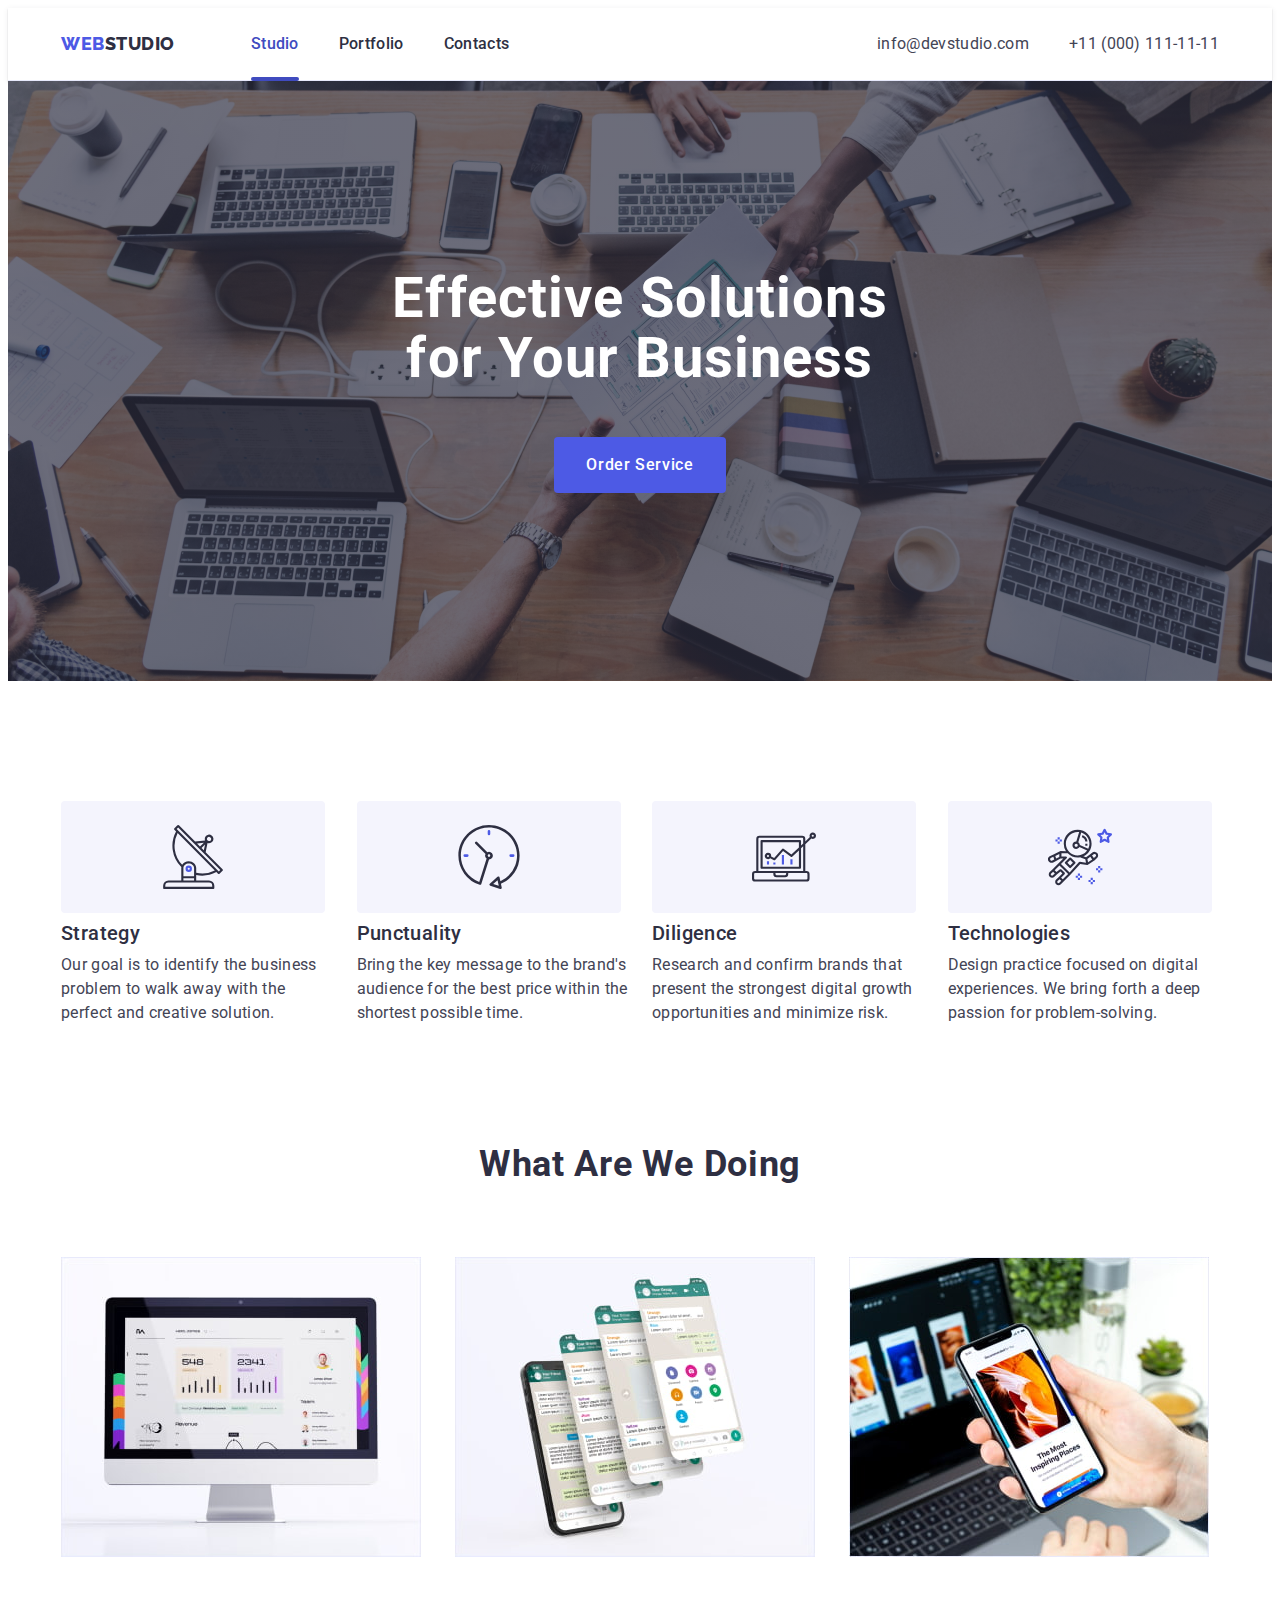
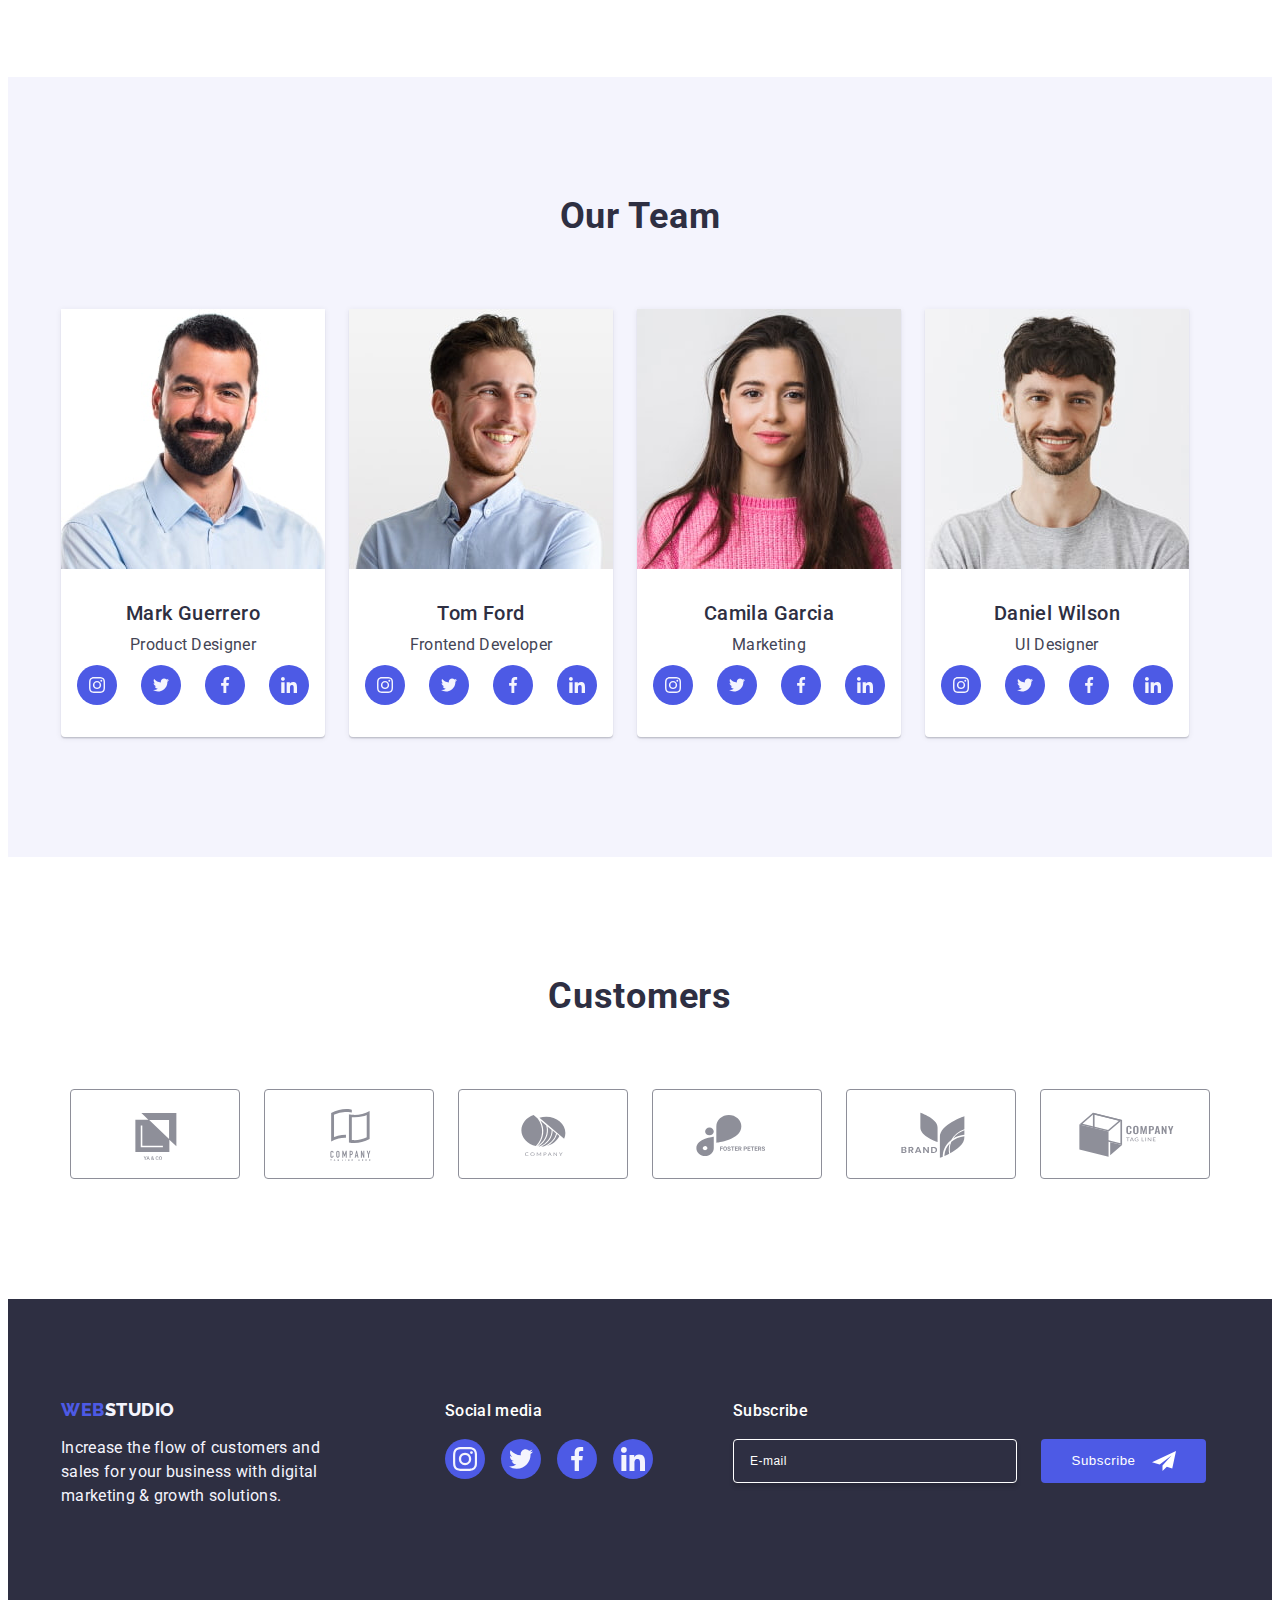
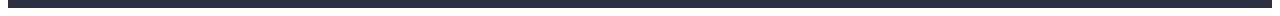
<file: index.html>
<!DOCTYPE html>
<html lang="en">
  <head>
    <meta charset="UTF-8" />
    <meta http-equiv="X-UA-Compatible" content="IE=edge" />
    <meta name="viewport" content="width=device-width, initial-scale=1.0" />
    <link rel="preconnect" href="https://fonts.googleapis.com" />
    <link rel="preconnect" href="https://fonts.gstatic.com" crossorigin />
    <link
      href="https://fonts.googleapis.com/css2?family=Raleway:wght@800&family=Roboto:wght@400;500;700;900&display=swap"
      rel="stylesheet"
    />
    <title>Webstudio</title>
    <link
      rel="stylesheet"
      href="https://cdnjs.cloudflare.com/ajax/libs/modern-normalize/2.0.0/modern-normalize.min.css"
      integrity="sha512-4xo8blKMVCiXpTaLzQSLSw3KFOVPWhm/TRtuPVc4WG6kUgjH6J03IBuG7JZPkcWMxJ5huwaBpOpnwYElP/m6wg=="
      crossorigin="anonymous"
      referrerpolicy="no-referrer"
    />
    <link rel="stylesheet" href="./css/styles.css" />
  </head>
  <body>
    <header class="header">
      <div class="header-container container">
        <nav class="header-nav">
          <a class="header-logo link" href="./index.html"
            >Web<span class="header-logo-dark">Studio</span></a
          >
          <ul class="header-list list">
            <li>
              <a class="header-list-item link current" href="./index.html"
                >Studio</a
              >
            </li>
            <li>
              <a class="header-list-item link" href="./portfolio.html"
                >Portfolio</a
              >
            </li>
            <li>
              <a class="header-list-item link" href="">Contacts</a>
            </li>
          </ul>
        </nav>
        <address class="address">
          <ul class="address-list list">
            <li>
              <a class="address-list-item link" href="mailto:info@devstudio.com"
                >info@devstudio.com</a
              >
            </li>
            <li>
              <a class="address-list-item link" href="tel:+110001111111"
                >+11 (000) 111-11-11</a
              >
            </li>
          </ul>
        </address>
      </div>
    </header>
    <main>
      <!-- Hero section -->
      <section class="hero-section">
        <div class="hero-container container">
          <h1 class="hero-title">Effective Solutions for Your Business</h1>
          <button class="hero-button" type="button" data-modal-open>
            Order Service
          </button>
        </div>
      </section>
      <!-- Section 1 - Benefits -->
      <section class="benefits-section">
        <div class="benefits-container container">
          <h2 class="benefits-title visually-hidden">Benefits</h2>
          <ul class="benefits-list list">
            <li class="benefits-list-item">
              <div class="benefits-icon-wrapper">
                <svg class="icon-antenna" width="64" height="64">
                  <use href="./images/icons.svg#icon-antenna"></use>
                </svg>
              </div>
              <h3 class="benefits-subtitle">Strategy</h3>
              <p class="benefits-text">
                Our goal is to identify the business problem to walk away with
                the perfect and creative solution.
              </p>
            </li>
            <li class="benefits-list-item">
              <div class="benefits-icon-wrapper">
                <svg class="icon-clock" width="64" height="64">
                  <use href="./images/icons.svg#icon-clock"></use>
                </svg>
              </div>
              <h3 class="benefits-subtitle">Punctuality</h3>
              <p class="benefits-text">
                Bring the key message to the brand's audience for the best price
                within the shortest possible time.
              </p>
            </li>
            <li class="benefits-list-item">
              <div class="benefits-icon-wrapper">
                <svg class="icon-diagram" width="64" height="64">
                  <use href="./images/icons.svg#icon-diagram"></use>
                </svg>
              </div>
              <h3 class="benefits-subtitle">Diligence</h3>
              <p class="benefits-text">
                Research and confirm brands that present the strongest digital
                growth opportunities and minimize risk.
              </p>
            </li>
            <li class="benefits-list-item">
              <div class="benefits-icon-wrapper">
                <svg class="icon-astronaut" width="64" height="64">
                  <use href="./images/icons.svg#icon-astronaut"></use>
                </svg>
              </div>
              <h3 class="benefits-subtitle">Technologies</h3>
              <p class="benefits-text">
                Design practice focused on digital experiences. We bring forth a
                deep passion for problem-solving.
              </p>
            </li>
          </ul>
        </div>
      </section>
      <!-- Section 2 - Occupation -->
      <section class="occupation-section">
        <div class="container">
          <h2 class="occupation-title">What are we doing</h2>
          <ul class="occupation-list list">
            <li class="occupation-list-item">
              <img
                src="./images/main-section-1/img-1.jpg"
                alt="Монітор комп'ютера з зображенням сайту"
                class="occupation-img"
                width="360"
              />
            </li>
            <li class="occupation-list-item">
              <img
                src="./images/main-section-1/img-2.jpg"
                alt="Мессенджер на екрані телефону"
                class="occupation-img"
                width="360"
              />
            </li>
            <li class="occupation-list-item">
              <img
                src="./images/main-section-1/img-3.jpg"
                alt="Телефон та ноутбук із зображенням дизайну додатку"
                class="occupation-img"
                width="360"
              />
            </li>
          </ul>
        </div>
      </section>
      <!-- Section 3 - Team-->
      <section class="team-section">
        <div class="container">
          <h2 class="team-title">Our Team</h2>
          <ul class="team-list list">
            <li class="team-list-item">
              <img
                src="./images/main-section-2/img-3.jpg"
                alt="Хлопець брюнет з бородою у сорочці"
                class="team-img"
                width="264"
              />
              <div class="team-card-content">
                <h3 class="team-subtitle">Mark Guerrero</h3>
                <p class="team-text">Product Designer</p>
                <ul class="team-card-socials-list list">
                  <li class="team-card-socials-item">
                    <a
                      class="team-card-socials-link link"
                      href="https://www.instagram.com/"
                    >
                      <svg class="team-social-icon" width="16" height="16">
                        <use href="./images/icons.svg#icon-instagram"></use>
                      </svg>
                    </a>
                  </li>
                  <li class="team-card-socials-item">
                    <a
                      class="team-card-socials-link link"
                      href="https://twitter.com/"
                    >
                      <svg class="team-social-icon" width="16" height="16">
                        <use href="./images/icons.svg#icon-twitter"></use>
                      </svg>
                    </a>
                  </li>
                  <li class="team-card-socials-item">
                    <a
                      class="team-card-socials-link link"
                      href="https://www.facebook.com/"
                    >
                      <svg class="team-social-icon" width="16" height="16">
                        <use href="./images/icons.svg#icon-facebook"></use>
                      </svg>
                    </a>
                  </li>
                  <li class="team-card-socials-item">
                    <a
                      class="team-card-socials-link link"
                      href="https://www.linkedin.com/"
                    >
                      <svg class="team-social-icon" width="16" height="16">
                        <use href="./images/icons.svg#icon-linkedin"></use>
                      </svg>
                    </a>
                  </li>
                </ul>
              </div>
            </li>
            <li class="team-list-item">
              <img
                src="./images/main-section-2/img-2.jpg"
                alt="Усміхнений хлопець шатен"
                class="team-img"
                width="264"
              />
              <div class="team-card-content">
                <h3 class="team-subtitle">Tom Ford</h3>
                <p class="team-text">Frontend Developer</p>
                <ul class="team-card-socials-list list">
                  <li class="team-card-socials-item">
                    <a
                      class="team-card-socials-link link"
                      href="https://www.instagram.com/"
                    >
                      <svg class="team-social-icon" width="16" height="16">
                        <use href="./images/icons.svg#icon-instagram"></use>
                      </svg>
                    </a>
                  </li>
                  <li class="team-card-socials-item">
                    <a
                      class="team-card-socials-link link"
                      href="https://twitter.com/"
                    >
                      <svg class="team-social-icon" width="16" height="16">
                        <use href="./images/icons.svg#icon-twitter"></use>
                      </svg>
                    </a>
                  </li>
                  <li class="team-card-socials-item">
                    <a
                      class="team-card-socials-link link"
                      href="https://www.facebook.com/"
                    >
                      <svg class="team-social-icon" width="16" height="16">
                        <use href="./images/icons.svg#icon-facebook"></use>
                      </svg>
                    </a>
                  </li>
                  <li class="team-card-socials-item">
                    <a
                      class="team-card-socials-link link"
                      href="https://www.linkedin.com/"
                    >
                      <svg class="team-social-icon" width="16" height="16">
                        <use href="./images/icons.svg#icon-linkedin"></use>
                      </svg>
                    </a>
                  </li>
                </ul>
              </div>
            </li>
            <li class="team-list-item">
              <img
                src="./images/main-section-2/img-1.jpg"
                alt="Дівчина з довгим волоссям"
                class="team-img"
                width="264"
              />
              <div class="team-card-content">
                <h3 class="team-subtitle">Camila Garcia</h3>
                <p class="team-text">Marketing</p>
                <ul class="team-card-socials-list list">
                  <li class="team-card-socials-item">
                    <a
                      class="team-card-socials-link link"
                      href="https://www.instagram.com/"
                    >
                      <svg class="team-social-icon" width="16" height="16">
                        <use href="./images/icons.svg#icon-instagram"></use>
                      </svg>
                    </a>
                  </li>
                  <li class="team-card-socials-item">
                    <a
                      class="team-card-socials-link link"
                      href="https://twitter.com/"
                    >
                      <svg class="team-social-icon" width="16" height="16">
                        <use href="./images/icons.svg#icon-twitter"></use>
                      </svg>
                    </a>
                  </li>
                  <li class="team-card-socials-item">
                    <a
                      class="team-card-socials-link link"
                      href="https://www.facebook.com/"
                    >
                      <svg class="team-social-icon" width="16" height="16">
                        <use href="./images/icons.svg#icon-facebook"></use>
                      </svg>
                    </a>
                  </li>
                  <li class="team-card-socials-item">
                    <a
                      class="team-card-socials-link link"
                      href="https://www.linkedin.com/"
                    >
                      <svg class="team-social-icon" width="16" height="16">
                        <use href="./images/icons.svg#icon-linkedin"></use>
                      </svg>
                    </a>
                  </li>
                </ul>
              </div>
            </li>
            <li class="team-list-item">
              <img
                src="./images/main-section-2/img.jpg"
                alt="Хлопець у сірій футболці"
                class="team-img"
                width="264"
              />
              <div class="team-card-content">
                <h3 class="team-subtitle">Daniel Wilson</h3>
                <p class="team-text">UI Designer</p>
                <ul class="team-card-socials-list list">
                  <li class="team-card-socials-item">
                    <a
                      class="team-card-socials-link link"
                      href="https://www.instagram.com/"
                    >
                      <svg class="team-social-icon" width="16" height="16">
                        <use href="./images/icons.svg#icon-instagram"></use>
                      </svg>
                    </a>
                  </li>
                  <li class="team-card-socials-item">
                    <a
                      class="team-card-socials-link link"
                      href="https://twitter.com/"
                    >
                      <svg class="team-social-icon" width="16" height="16">
                        <use href="./images/icons.svg#icon-twitter"></use>
                      </svg>
                    </a>
                  </li>
                  <li class="team-card-socials-item">
                    <a
                      class="team-card-socials-link link"
                      href="https://www.facebook.com/"
                    >
                      <svg class="team-social-icon" width="16" height="16">
                        <use href="./images/icons.svg#icon-facebook"></use>
                      </svg>
                    </a>
                  </li>
                  <li class="team-card-socials-item">
                    <a
                      class="team-card-socials-link link"
                      href="https://www.linkedin.com/"
                    >
                      <svg class="team-social-icon" width="16" height="16">
                        <use href="./images/icons.svg#icon-linkedin"></use>
                      </svg>
                    </a>
                  </li>
                </ul>
              </div>
            </li>
          </ul>
        </div>
      </section>
      <!-- Clients section -->
      <section class="clients-section">
        <div class="container">
          <h2 class="clients-title">Customers</h2>
          <ul class="clients-list list">
            <li class="clients-list-item">
              <a class="clients-list-link link" href="">
                <svg class="clients-icon" width="104" height="56">
                  <use href="./images/icons.svg#icon-logo-1"></use>
                </svg>
              </a>
            </li>
            <li class="clients-list-item">
              <a href="" class="clients-list-link link">
                <svg class="clients-icon" width="104" height="56">
                  <use href="./images/icons.svg#icon-logo-2"></use>
                </svg>
              </a>
            </li>
            <li class="clients-list-item">
              <a href="" class="clients-list-link link">
                <svg class="clients-icon" width="104" height="56">
                  <use href="./images/icons.svg#icon-logo-3"></use>
                </svg>
              </a>
            </li>
            <li class="clients-list-item">
              <a href="" class="clients-list-link link">
                <svg class="clients-icon" width="104" height="56">
                  <use href="./images/icons.svg#icon-logo-4"></use>
                </svg>
              </a>
            </li>
            <li class="clients-list-item">
              <a href="" class="clients-list-link link">
                <svg class="clients-icon" width="104" height="56">
                  <use href="./images/icons.svg#icon-logo-5"></use>
                </svg>
              </a>
            </li>
            <li class="clients-list-item">
              <a href="" class="clients-list-link link">
                <svg class="clients-icon" width="104" height="56">
                  <use href="./images/icons.svg#icon-logo-6"></use>
                </svg>
              </a>
            </li>
          </ul>
        </div>
      </section>
    </main>
    <footer class="footer">
      <div class="footer-container container">
        <div class="footer-content-container">
          <a class="footer-logo link" href="./index.html"
            >Web<span class="footer-logo-light">Studio</span></a
          >
          <p class="footer-text">
            Increase the flow of customers and sales for your business with
            digital marketing & growth solutions.
          </p>
        </div>
        <div class="footer-socials-container">
          <p class="footer-socials-title">Social media</p>
          <ul class="footer-socials-list list">
            <li class="footer-socials-list-item">
              <a
                class="footer-socials-link link"
                href="https://www.instagram.com/"
              >
                <svg class="footer-socials-icon" width="24" height="24">
                  <use href="./images/icons.svg#icon-instagram"></use>
                </svg>
              </a>
            </li>
            <li class="footer-socials-list-item">
              <a class="footer-socials-link link" href="https://twitter.com/">
                <svg class="footer-socials-icon" width="24" height="24">
                  <use href="./images/icons.svg#icon-twitter"></use>
                </svg>
              </a>
            </li>
            <li class="footer-socials-list-item">
              <a
                class="footer-socials-link link"
                href="https://www.facebook.com/"
              >
                <svg class="footer-socials-icon" width="24" height="24">
                  <use href="./images/icons.svg#icon-facebook"></use>
                </svg>
              </a>
            </li>
            <li class="footer-socials-list-item">
              <a
                class="footer-socials-link link"
                href="https://www.linkedin.com/"
              >
                <svg class="footer-socials-icon" width="24" height="24">
                  <use href="./images/icons.svg#icon-linkedin"></use>
                </svg>
              </a>
            </li>
          </ul>
        </div>
        <div class="footer-form-container">
          <p class="footer-form-header">Subscribe</p>
          <form class="footer-form">
            <label class="footer-form-label" for="subscribe-email">
              <input
                class="footer-form-input"
                type="email"
                name="subscribe-email"
                placeholder="E-mail"
                id="subscribe-email"
              />
            </label>

            <button class="footer-form-button" type="submit">
              Subscribe
              <svg class="footer-button-icon" width="24" height="24">
                <use href="./images/icons.svg#icon-subscribe"></use>
              </svg>
            </button>
          </form>
        </div>
      </div>
    </footer>

    <!-- Modal window -->
    <div class="backdrop is-hidden" data-modal>
      <div class="modal">
        <button type="button" class="modal-button" data-modal-close>
          <svg class="modal-button-icon" width="8" height="8">
            <use href="./images/icons.svg#icon-close"></use>
          </svg>
        </button>

        <p class="modal-caption">
          Leave your contacts and we will call you back
        </p>

        <form class="modal-form" name="order-service-form">
          <div class="modal-form-input-wrapper">
            <label class="modal-form-label" for="user-name">Name</label>
            <div class="modal-form-field">
              <input
                class="modal-form-input"
                type="text"
                name="user-name"
                id="user-name"
                placeholder=""
              />
              <svg class="modal-input-icon" width="18" height="24">
                <use href="./images/icons.svg#icon-person"></use>
              </svg>
            </div>
          </div>
          <div class="modal-form-input-wrapper">
            <label class="modal-form-label" for="user-phone">Phone</label>
            <div class="modal-form-field">
              <input
                class="modal-form-input"
                type="tel"
                name="user-phone"
                id="user-phone"
                placeholder=""
              />
              <svg class="modal-input-icon" width="18" height="24">
                <use href="./images/icons.svg#icon-phone"></use>
              </svg>
            </div>
          </div>

          <div class="modal-form-input-wrapper">
            <label class="modal-form-label" for="user-email">Email</label>
            <div class="modal-form-field">
              <input
                class="modal-form-input"
                type="email"
                name="user-email"
                id="user-email"
                placeholder=""
              />
              <svg class="modal-input-icon" width="18" height="24">
                <use href="./images/icons.svg#icon-email"></use>
              </svg>
            </div>
          </div>
          <div class="modal-form-comment-wrapper">
            <label class="modal-form-label" for="user-comment"> Comment</label>
            <textarea
              class="modal-form-comment"
              name="user-comment"
              id="user-comment"
              rows="4"
              placeholder="Text input"
            ></textarea>
          </div>

          <div class="modal-form-agreement-wrapper">
            <input
              class="modal-form-agreement-input visually-hidden"
              type="checkbox"
              id="user-privacy"
              name="user-privacy"
              value="true"
            />
            <label class="modal-form-agreement" for="user-privacy">
              <span class="modal-agreement-checkbox">
                <svg class="modal-checkbox-icon" width="10" height="8">
                  <use href="./images/icons.svg#icon-checkbox"></use>
                </svg>
              </span>
              I accept the terms and conditions of the
              <a
                class="modal-form-link"
                href=""
                target="_blank"
                rel="noreferrer noopener"
                >Privacy Policy</a
              >
            </label>
          </div>
          <button class="modal-send-button" type="submit">Send</button>
        </form>
      </div>
    </div>
    <script src="./js/modal.js"></script>
  </body>
</html>
</file>
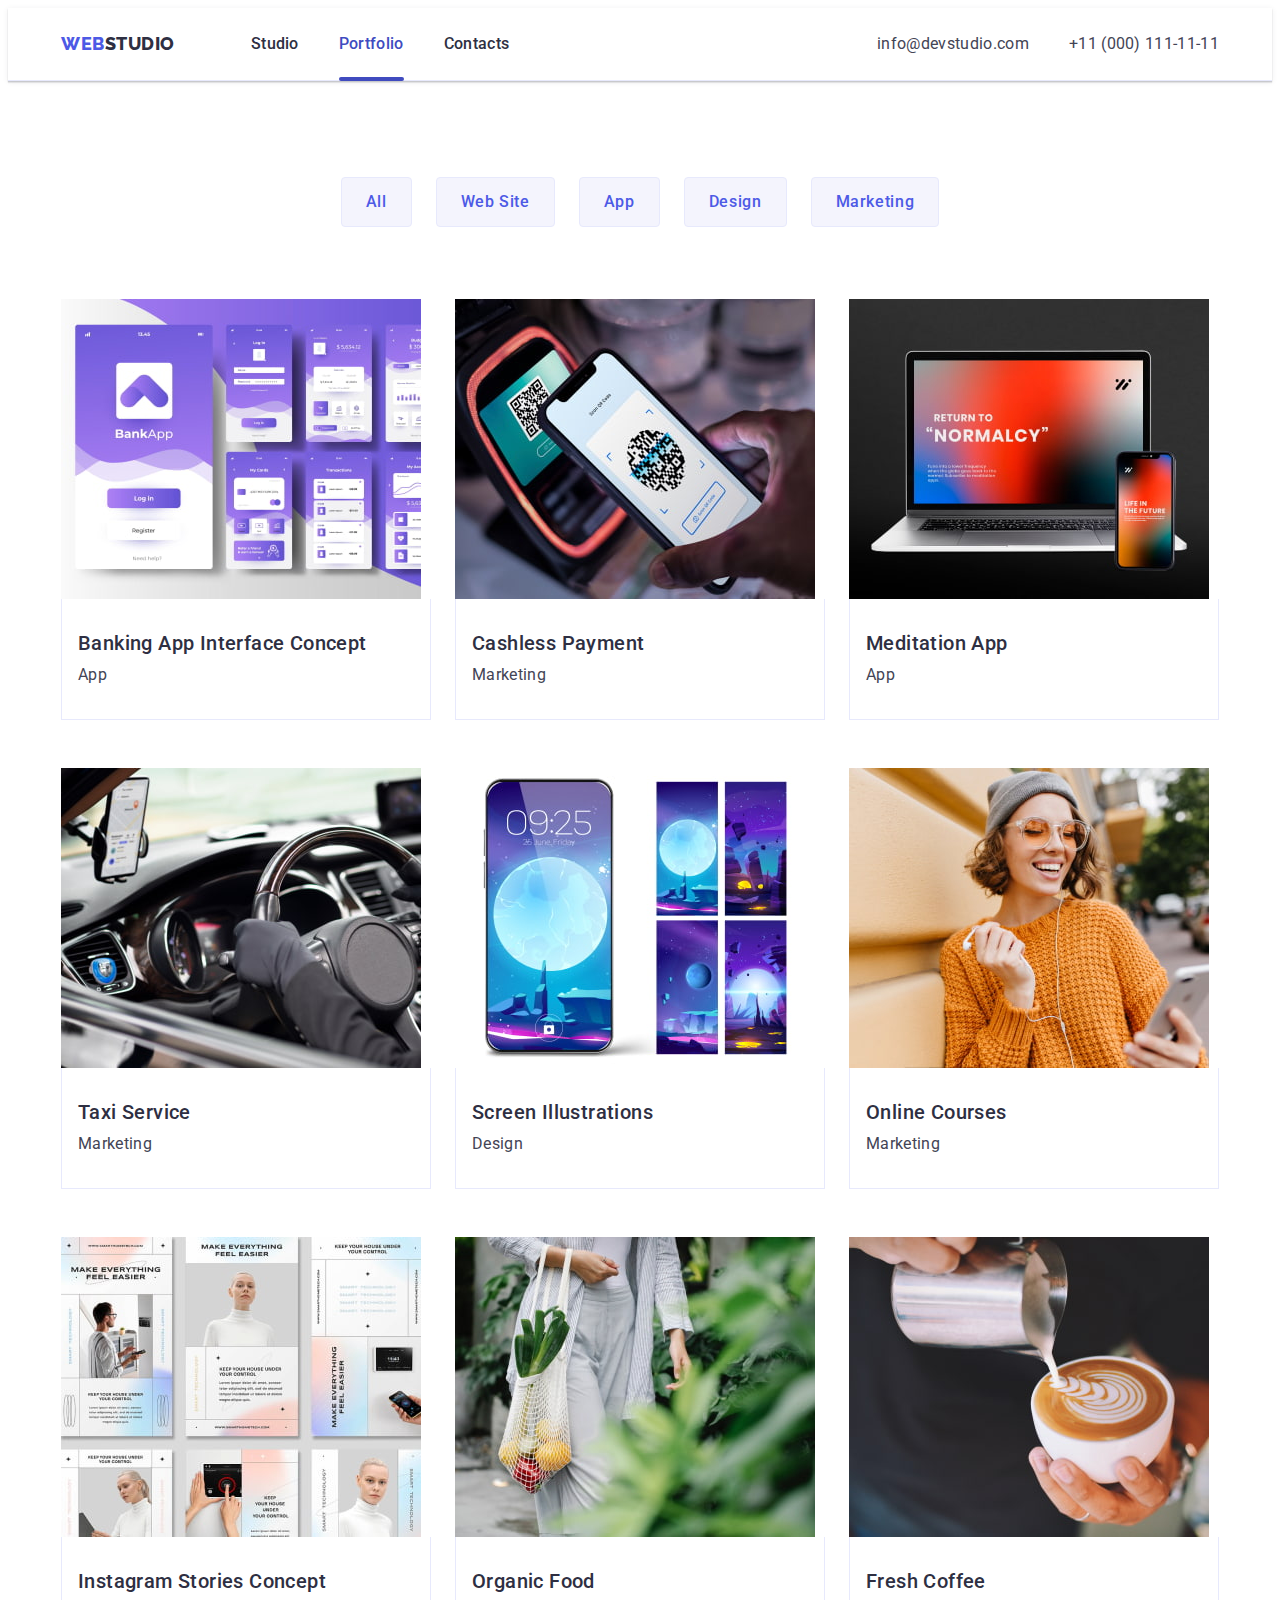
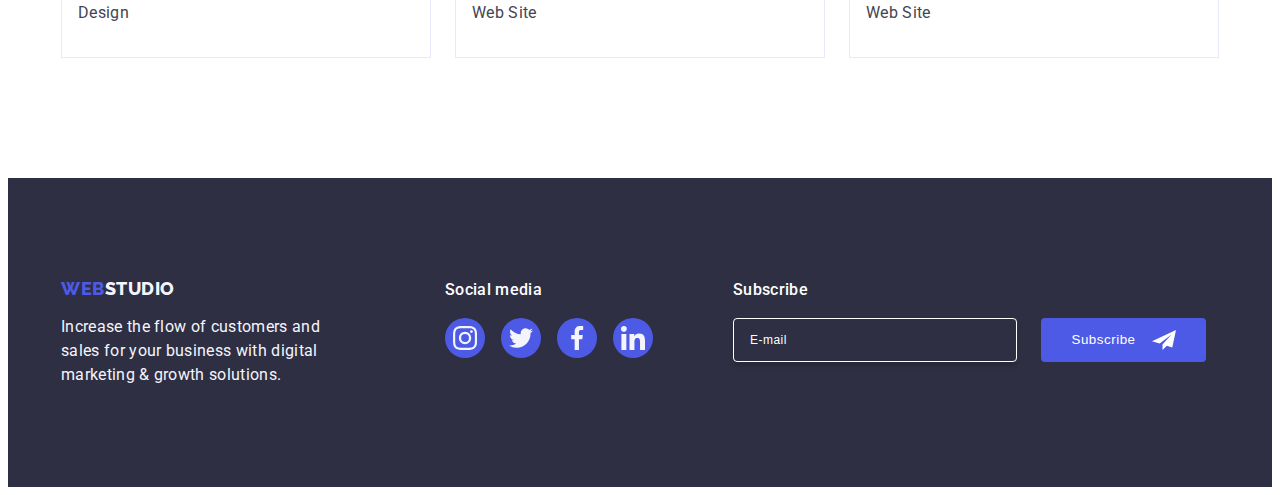
<file: portfolio.html>
<!DOCTYPE html>
<html lang="en">
  <head>
    <meta charset="UTF-8" />
    <meta http-equiv="X-UA-Compatible" content="IE=edge" />
    <meta name="viewport" content="width=device-width, initial-scale=1.0" />
    <link rel="preconnect" href="https://fonts.googleapis.com" />
    <link rel="preconnect" href="https://fonts.gstatic.com" crossorigin />
    <link
      href="https://fonts.googleapis.com/css2?family=Raleway:wght@800&family=Roboto:wght@400;500;700;900&display=swap"
      rel="stylesheet"
    />
    <title>Portfolio</title>
    <link
      rel="stylesheet"
      href="https://cdnjs.cloudflare.com/ajax/libs/modern-normalize/2.0.0/modern-normalize.min.css"
      integrity="sha512-4xo8blKMVCiXpTaLzQSLSw3KFOVPWhm/TRtuPVc4WG6kUgjH6J03IBuG7JZPkcWMxJ5huwaBpOpnwYElP/m6wg=="
      crossorigin="anonymous"
      referrerpolicy="no-referrer"
    />
    <link rel="stylesheet" href="./css/styles.css" />
  </head>
  <body>
    <header class="header">
      <div class="header-container container">
        <nav class="header-nav">
          <a class="header-logo link" href="./index.html"
            >Web<span class="header-logo-dark">Studio</span></a
          >
          <ul class="header-list list">
            <li>
              <a class="header-list-item link" href="./index.html">Studio</a>
            </li>
            <li>
              <a class="header-list-item link current" href="./portfolio.html"
                >Portfolio</a
              >
            </li>
            <li>
              <a class="header-list-item link" href="">Contacts</a>
            </li>
          </ul>
        </nav>
        <address class="address">
          <ul class="address-list list">
            <li>
              <a class="address-list-item link" href="mailto:info@devstudio.com"
                >info@devstudio.com</a
              >
            </li>
            <li>
              <a class="address-list-item link" href="tel:+110001111111"
                >+11 (000) 111-11-11</a
              >
            </li>
          </ul>
        </address>
      </div>
    </header>
    <main>
      <!-- Main section -->
      <section class="main-section">
        <div class="container">
          <h1 class="visually-hidden">Title</h1>
          <ul class="filter-buttons-list list">
            <li>
              <button class="filter-buttons-list-item" type="button">
                All
              </button>
            </li>
            <li>
              <button class="filter-buttons-list-item" type="button">
                Web Site
              </button>
            </li>
            <li>
              <button class="filter-buttons-list-item" type="button">
                App
              </button>
            </li>
            <li>
              <button class="filter-buttons-list-item" type="button">
                Design
              </button>
            </li>
            <li>
              <button class="filter-buttons-list-item" type="button">
                Marketing
              </button>
            </li>
          </ul>
          <ul class="works-list list">
            <li class="works-list-item">
              <a href="#" class="works-link link">
                <div class="works-box">
                  <img
                    src="./images/portfolio/img-8.jpg"
                    alt="Banking app design"
                    width="360"
                  />
                  <p class="overlay">
                    14 Stylish and User-Friendly App Design Concepts · Task
                    Manager App · Calorie Tracker App · Exotic Fruit Ecommerce
                    App · Cloud Storage App
                  </p>
                </div>
                <div class="works-card-content">
                  <h2 class="works-subtitle">Banking App Interface Concept</h2>
                  <p class="works-text">App</p>
                </div></a
              >
            </li>
            <li class="works-list-item">
              <a href="#" class="works-link link">
                <div class="works-box">
                  <img
                    src="./images/portfolio/img-7.jpg"
                    alt="Phone skanning QR-code"
                    width="360"
                  />

                  <p class="overlay">
                    14 Stylish and User-Friendly App Design Concepts · Task
                    Manager App · Calorie Tracker App · Exotic Fruit Ecommerce
                    App · Cloud Storage App
                  </p>
                </div>
                <div class="works-card-content">
                  <h2 class="works-subtitle">Cashless Payment</h2>
                  <p class="works-text">Marketing</p>
                </div></a
              >
            </li>
            <li class="works-list-item">
              <a href="#" class="works-link link">
                <div class="works-box">
                  <img
                    src="./images/portfolio/img-6.jpg"
                    alt="Meditation app presented on a phone and laptop"
                    width="360"
                  />

                  <p class="overlay">
                    14 Stylish and User-Friendly App Design Concepts · Task
                    Manager App · Calorie Tracker App · Exotic Fruit Ecommerce
                    App · Cloud Storage App
                  </p>
                </div>
                <div class="works-card-content">
                  <h2 class="works-subtitle">Meditation App</h2>
                  <p class="works-text">App</p>
                </div></a
              >
            </li>
            <li class="works-list-item">
              <a href="#" class="works-link link">
                <div class="works-box">
                  <img
                    src="./images/portfolio/img-5.jpg"
                    alt="A person driving a car with a phone on a phone holder"
                    width="360"
                  />

                  <p class="overlay">
                    14 Stylish and User-Friendly App Design Concepts · Task
                    Manager App · Calorie Tracker App · Exotic Fruit Ecommerce
                    App · Cloud Storage App
                  </p>
                </div>
                <div class="works-card-content">
                  <h2 class="works-subtitle">Taxi Service</h2>
                  <p class="works-text">Marketing</p>
                </div></a
              >
            </li>
            <li class="works-list-item">
              <a href="#" class="works-link link">
                <div class="works-box">
                  <img
                    src="./images/portfolio/img-4.jpg"
                    alt="Phone wallpaper design"
                    width="360"
                  />

                  <p class="overlay">
                    14 Stylish and User-Friendly App Design Concepts · Task
                    Manager App · Calorie Tracker App · Exotic Fruit Ecommerce
                    App · Cloud Storage App
                  </p>
                </div>
                <div class="works-card-content">
                  <h2 class="works-subtitle">Screen Illustrations</h2>
                  <p class="works-text">Design</p>
                </div></a
              >
            </li>
            <li class="works-list-item">
              <a href="#" class="works-link link">
                <div class="works-box">
                  <img
                    src="./images/portfolio/img-3.jpg"
                    alt="A girl in headphones looking at her phone"
                    width="360"
                  />

                  <p class="overlay">
                    14 Stylish and User-Friendly App Design Concepts · Task
                    Manager App · Calorie Tracker App · Exotic Fruit Ecommerce
                    App · Cloud Storage App
                  </p>
                </div>
                <div class="works-card-content">
                  <h2 class="works-subtitle">Online Courses</h2>
                  <p class="works-text">Marketing</p>
                </div></a
              >
            </li>
            <li class="works-list-item">
              <a href="#" class="works-link link">
                <div class="works-box">
                  <img
                    src="./images/portfolio/img-2.jpg"
                    alt="Instagram stories design"
                    width="360"
                  />

                  <p class="overlay">
                    14 Stylish and User-Friendly App Design Concepts · Task
                    Manager App · Calorie Tracker App · Exotic Fruit Ecommerce
                    App · Cloud Storage App
                  </p>
                </div>
                <div class="works-card-content">
                  <h2 class="works-subtitle">Instagram Stories Concept</h2>
                  <p class="works-text">Design</p>
                </div></a
              >
            </li>
            <li class="works-list-item">
              <a href="#" class="works-link link">
                <div class="works-box">
                  <img
                    src="./images/portfolio/img-1.jpg"
                    alt="Woman carrying fruits and vegetables in eco-bag"
                    width="360"
                  />

                  <p class="overlay">
                    14 Stylish and User-Friendly App Design Concepts · Task
                    Manager App · Calorie Tracker App · Exotic Fruit Ecommerce
                    App · Cloud Storage App
                  </p>
                </div>
                <div class="works-card-content">
                  <h2 class="works-subtitle">Organic Food</h2>
                  <p class="works-text">Web Site</p>
                </div></a
              >
            </li>
            <li class="works-list-item">
              <a href="#" class="works-link link">
                <div class="works-box">
                  <img
                    src="./images/portfolio/img.jpg"
                    alt="Barista making coffee-art"
                    width="360"
                  />

                  <p class="overlay">
                    14 Stylish and User-Friendly App Design Concepts · Task
                    Manager App · Calorie Tracker App · Exotic Fruit Ecommerce
                    App · Cloud Storage App
                  </p>
                </div>
                <div class="works-card-content">
                  <h2 class="works-subtitle">Fresh Coffee</h2>
                  <p class="works-text">Web Site</p>
                </div>
              </a>
            </li>
          </ul>
        </div>
      </section>
    </main>
    <footer class="footer">
      <div class="footer-container container">
        <div class="footer-content-container">
          <a class="footer-logo link" href="./index.html"
            >Web<span class="footer-logo-light">Studio</span></a
          >
          <p class="footer-text">
            Increase the flow of customers and sales for your business with
            digital marketing & growth solutions.
          </p>
        </div>
        <div class="footer-socials-container">
          <p class="footer-socials-title">Social media</p>
          <ul class="footer-socials-list list">
            <li class="footer-socials-list-item">
              <a
                class="footer-socials-link link"
                href="https://www.instagram.com/"
              >
                <svg class="footer-socials-icon" width="24" height="24">
                  <use href="./images/icons.svg#icon-instagram"></use>
                </svg>
              </a>
            </li>
            <li class="footer-socials-list-item">
              <a class="footer-socials-link link" href="https://twitter.com/">
                <svg class="footer-socials-icon" width="24" height="24">
                  <use href="./images/icons.svg#icon-twitter"></use>
                </svg>
              </a>
            </li>
            <li class="footer-socials-list-item">
              <a
                class="footer-socials-link link"
                href="https://www.facebook.com/"
              >
                <svg class="footer-socials-icon" width="24" height="24">
                  <use href="./images/icons.svg#icon-facebook"></use>
                </svg>
              </a>
            </li>
            <li class="footer-socials-list-item">
              <a
                class="footer-socials-link link"
                href="https://www.linkedin.com/"
              >
                <svg class="footer-socials-icon" width="24" height="24">
                  <use href="./images/icons.svg#icon-linkedin"></use>
                </svg>
              </a>
            </li>
          </ul>
        </div>
        <div class="footer-form-container">
          <p class="footer-form-header">Subscribe</p>
          <form class="footer-form">
            <label class="footer-form-label" for="subscribe-email">
              <input
                class="footer-form-input"
                type="email"
                name="subscribe-email"
                placeholder="E-mail"
                id="subscribe-email"
              />
            </label>

            <button class="footer-form-button" type="submit">
              Subscribe
              <svg class="footer-button-icon" width="24" height="24">
                <use href="./images/icons.svg#icon-subscribe"></use>
              </svg>
            </button>
          </form>
        </div>
      </div>
    </footer>
  </body>
</html>
</file>
<file: css/styles.css>
:root {
  --primary-brand: #4d5ae5;
  --pressed-state: #404bbf;
  --dark: #2e2f42;
  --success: #31d0aa;
  --text: #434455;
  --subtle-text: #8e8f99;
  --accent: #e7e9fc;
  --light: #f4f4fd;
  --modal-overlay: rgba(46, 47, 66, 0.4);
  --hero-background: #2e2f42;
  --white-backgound: #fff;
  --modal-background: #fcfcfc;
}

body {
  background-color: var(--white-backgound);
  font-family: 'Roboto', sans-serif;
  color: var(--text);
  font-size: 16px;
}

h1,
h2,
h3,
h4,
h5,
h6,
p {
  margin-top: 0;
  margin-bottom: 0;
}

ul,
ol {
  margin-top: 0;
  margin-bottom: 0;
  padding-left: 0;
}
img {
  display: block;
  max-width: 100%;
  height: auto;
}
a {
  color: inherit;
}
nav {
  display: flex;
}
.link {
  text-decoration: none;
}
.list {
  list-style: none;
}
.container {
  max-width: 1158px;
  padding: 0 15px;
  margin: 0 auto;
}
.visually-hidden {
  position: absolute;
  width: 1px;
  height: 1px;
  margin: -1px;
  border: 0;
  padding: 0;
  white-space: nowrap;
  clip-path: inset(100%);
  clip: rect(0 0 0 0);
  overflow: hidden;
}

/* Header */

.header {
  background-color: var(--white-backgound);
  border-bottom: 1px solid var(--accent);
  box-shadow: 0px 1px 6px 0px rgba(46, 47, 66, 0.08),
    0px 1px 1px 0px rgba(46, 47, 66, 0.16),
    0px 2px 1px 0px rgba(46, 47, 66, 0.08);
}
.header-container {
  display: flex;
  justify-content: space-between;
}
.header-logo {
  color: var(--primary-brand);
  font-family: 'Raleway', sans-serif;
  font-size: 18px;
  font-weight: 800;
  line-height: 1.17;
  letter-spacing: 0.03em;
  text-transform: uppercase;
  margin-right: 76px;
  padding: 24px 0;
  display: block;
}
.header-logo-dark {
  color: var(--dark);
}
.header-nav {
  align-items: center;
}
.header-list {
  display: flex;
  gap: 40px;
}
.header-list-item {
  color: var(--dark);
  font-weight: 500;
  line-height: 1.5;
  letter-spacing: 0.02em;
  display: block;
  padding: 24px 0;
  position: relative;
  transition: color 250ms cubic-bezier(0.4, 0, 0.2, 1);
}
.header-list-item::after {
  content: '';
  display: block;
  width: 100%;
  height: 4px;
  background-color: var(--pressed-state);
  border-radius: 2px;
  position: absolute;
  bottom: -1px;
  left: 0;
  opacity: 0;
  transition: opacity 250ms cubic-bezier(0.4, 0, 0.2, 1);
}
.header-list-item:hover::after,
.header-list-item:focus::after,
.header-list-item.current::after {
  opacity: 1;
}

.header-list-item:hover,
.header-list-item:focus,
.header-list-item.current {
  color: var(--pressed-state);
}

.address {
  font-style: normal;
  display: flex;
}
.address-list {
  display: flex;
  gap: 40px;
  align-items: center;
}
.address-list-item {
  color: var(--text);
  line-height: 1.5;
  letter-spacing: 0.02em;
  padding: 24px 0;
  display: block;
  transition: color 250ms cubic-bezier(0.4, 0, 0.2, 1);
}
.address-list-item:hover,
.address-list-item:focus {
  color: var(--pressed-state);
}

/* Footer */

.footer {
  background-color: var(--dark);
  padding: 100px 0;
}
.footer-container {
  display: flex;
  align-items: baseline;
}
.footer-content-container {
  margin-right: 120px;
}
.footer-logo {
  color: var(--primary-brand);
  font-family: 'Raleway', sans-serif;
  font-size: 18px;
  font-weight: 800;
  line-height: 1.17;
  letter-spacing: 0.03em;
  text-transform: uppercase;
  display: inline-block;
  margin-bottom: 16px;
}
.footer-logo-light {
  color: var(--light);
}
.footer-text {
  color: var(--light);
  line-height: 1.5;
  letter-spacing: 0.02em;
  max-width: 264px;
}
.footer-socials-container {
  margin-right: 80px;
}
.footer-socials-title {
  color: var(--white, #fff);
  font-weight: 500;
  line-height: 1.5;
  letter-spacing: 0.02em;
  margin-bottom: 16px;
}
.footer-socials-list {
  display: flex;
  gap: 16px;
}
.footer-socials-list-item {
  width: 40px;
  height: 40px;
}
.footer-socials-link {
  width: 100%;
  height: 100%;
  display: flex;
  justify-content: center;
  align-items: center;
  fill: var(--light);
  background-color: var(--primary-brand);
  border-radius: 50%;
  transition: background-color 250ms cubic-bezier(0.4, 0, 0.2, 1);
}
.footer-socials-link:hover,
.footer-socials-link:focus {
  background-color: var(--success);
}

.footer-form-container {
  display: block;
}
.footer-form-header {
  line-height: 1.5;
  letter-spacing: 0.02em;
  color: var(--white-backgound);
  font-weight: 500;
  margin-bottom: 16px;
}
.footer-form {
  display: flex;
  gap: 24px;
}
.footer-form-input {
  width: 264px;
  height: 40px;
  padding-left: 16px;
  background-color: transparent;
  border-radius: 4px;
  border: 1px solid var(--white-backgound);
  box-shadow: 0px 4px 4px 0px rgba(0, 0, 0, 0.15);
  outline: transparent;

  color: var(--white-backgound);
  font-size: 12px;
  line-height: 1.5;
  letter-spacing: 0.04em;

  transition: border 250ms cubic-bezier(0.4, 0, 0.2, 1);
}
.footer-form-input::placeholder {
  color: var(--white-backgound);
}
.footer-form-input:hover,
.footer-form-input:focus {
  border: 1px solid var(--primary-brand);
}
.footer-form-button {
  display: inline-flex;
  min-width: 165px;
  gap: 16px;
  padding: 8px 24px;
  justify-content: center;
  align-items: center;
  border-radius: 4px;
  background: var(--primary-brand);
  border: none;
  cursor: pointer;

  color: var(--white-backgound);
  font-weight: 500;
  line-height: 1.5;
  letter-spacing: 0.04em;

  transition: background-color 250ms cubic-bezier(0.4, 0, 0.2, 1);
}
.footer-button-icon {
  fill: currentColor;
}
.footer-form-button:hover,
.footer-form-button:focus {
  background-color: var(--pressed-state);
}
/* Main */

/* Hero */

.hero-section {
  background-color: var(--hero-background);
  padding: 188px 0;
  margin: 0 auto;
  background-image: linear-gradient(
      rgba(46, 47, 66, 0.7),
      rgba(46, 47, 66, 0.7)
    ),
    url(../images/hero/hero-background-image.jpg);
  background-repeat: no-repeat;
  background-size: cover;
  background-position: center;
  max-width: 1440px;
}

.hero-title {
  color: var(--white-backgound);
  text-align: center;
  font-size: 56px;
  font-weight: 700;
  line-height: 1.07;
  letter-spacing: 0.02em;
  max-width: 496px;
  margin: 0 auto;
  margin-bottom: 48px;
}
.hero-button {
  background-color: var(--primary-brand);
  color: var(--white-backgound);
  border-radius: 4px;
  font-family: 'Roboto', sans-serif;
  font-size: 16px;
  font-weight: 500;
  line-height: 1.5;
  letter-spacing: 0.04em;
  border: none;
  cursor: pointer;
  display: block;
  min-width: 169px;
  padding: 16px 32px;
  margin: 0 auto;
  transition: background-color 250ms cubic-bezier(0.4, 0, 0.2, 1);
}
.hero-button:hover,
.hero-button:focus {
  background-color: #404bbf;
}

/* Modal */

.backdrop {
  position: fixed;
  top: 0;
  left: 0;
  width: 100%;
  height: 100%;
  background: var(--modal-overlay);
  transition: opacity 250ms cubic-bezier(0.4, 0, 0.2, 1),
    visibility 250ms cubic-bezier(0.4, 0, 0.2, 1);
}
.is-hidden {
  opacity: 0;
  pointer-events: none;
  visibility: hidden;
}
.backdrop .is-hidden {
  opacity: 0;
  pointer-events: none;
  visibility: hidden;
}
.modal {
  position: absolute;
  width: 408px;
  min-height: 584px;
  padding: 72px 24px 24px 24px;
  top: 50%;
  left: 50%;
  transform: translateX(-50%) translateY(-50%);
  transition: transform 250ms cubic-bezier(0.4, 0, 0.2, 1);

  border-radius: 4px;
  background: var(--modal-background);
  box-shadow: 0px 2px 1px 0px rgba(0, 0, 0, 0.2),
    0px 1px 3px 0px rgba(0, 0, 0, 0.12), 0px 1px 1px 0px rgba(0, 0, 0, 0.14);
}
.modal-button {
  position: absolute;
  display: flex;
  justify-content: center;
  align-items: center;
  width: 24px;
  height: 24px;
  color: currentColor;
  border-radius: 50%;
  background-color: var(--accent);
  border: 1px solid rgba(0, 0, 0, 0.1);
  fill: var(--dark);
  cursor: pointer;
  top: 24px;
  right: 24px;
  padding: 0;
  transition: background-color 250ms cubic-bezier(0.4, 0, 0.2, 1),
    border 250ms cubic-bezier(0.4, 0, 0.2, 1);
}
.modal-button-icon {
  transition: fill 250ms cubic-bezier(0.4, 0, 0.2, 1);
}
.modal-button:hover,
.modal-button:focus {
  background-color: var(--pressed-state);
  border: none;
  fill: var(--white-backgound);
}
.modal-caption {
  display: block;
  width: 360px;
  color: var(--dark);
  text-align: center;
  font-weight: 500;
  line-height: 1.5;
  letter-spacing: 0.02em;
  margin-bottom: 16px;
}
.modal-form {
}
.modal-form-input-wrapper {
  margin-bottom: 8px;
}
.modal-form-label {
  display: block;
  margin-bottom: 4px;

  font-size: 12px;
  line-height: 1.17;
  letter-spacing: 0.04em;
  color: var(--subtle-text);
}
.modal-form-field {
  position: relative;
}
.modal-form-input {
  width: 100%;
  height: 40px;

  border-radius: 4px;
  border: 1px solid var(--modal-overlay);
  background-color: transparent;

  padding: 8px 16px;
  padding-left: 38px;
  outline: transparent;

  transition: border-color 250ms cubic-bezier(0.4, 0, 0.2, 1);
}
.modal-form-input:focus {
  border-color: var(--primary-brand);
}
.modal-input-icon {
  position: absolute;
  top: 50%;
  left: 16px;
  transform: translateY(-50%);
  fill: var(--dark);
  pointer-events: none;
  transition: fill 250ms cubic-bezier(0.4, 0, 0.2, 1);
}
.modal-form-input:focus + .modal-input-icon {
  fill: var(--primary-brand);
}
.modal-form-comment-wrapper {
  margin-bottom: 16px;
}
.modal-form-comment {
  width: 100%;
  height: 120px;
  display: block;

  border-radius: 4px;
  border: 1px solid var(--modal-overlay);
  outline: transparent;
  background-color: transparent;
  resize: none;

  padding: 8px 16px;
  transition: border-color 250ms cubic-bezier(0.4, 0, 0.2, 1);

  color: var(--modal-overlay);
  font-size: 12px;
  line-height: 1.17;
  letter-spacing: 0.04em;
}
.modal-form-comment:focus {
  border-color: var(--primary-brand);
}

.modal-form-agreement-wrapper {
  margin-bottom: 24px;
}
.modal-form-agreement-input {
}
.modal-form-agreement {
  display: block;
  font-size: 12px;
  line-height: 1.17;
  letter-spacing: 0.04em;
  color: var(--subtle-text);
}
.modal-agreement-checkbox {
  display: inline-flex;
  align-items: center;
  justify-content: center;

  width: 16px;
  height: 16px;
  margin-right: 8px;
  border-width: 1px;

  fill: transparent;
  border: 1px solid var(--modal-overlay);
  border-radius: 2px;
  color: transparent;
  transition: background-color 250ms cubic-bezier(0.4, 0, 0.2, 1),
    border 250ms cubic-bezier(0.4, 0, 0.2, 1),
    fill 250ms cubic-bezier(0.4, 0, 0.2, 1);
}
.modal-form-link {
  color: var(--primary-brand);
}
.modal-form-agreement-input:checked
  + .modal-form-agreement
  > .modal-agreement-checkbox {
  background-color: var(--pressed-state);
  border: none;
  fill: var(--light);
}

.modal-send-button {
  display: block;
  margin: 0 auto;
  min-width: 169px;
  height: 56px;
  border-radius: 4px;
  border: none;
  background: var(--primary-brand);
  box-shadow: 0px 4px 4px 0px rgba(0, 0, 0, 0.15);

  color: var(--white-backgound);
  text-align: center;
  font-family: 'Roboto', sans-serif;
  font-weight: 500;
  line-height: 1.5;
  letter-spacing: 0.04em;
  cursor: pointer;
  padding: 16px 32px;
  margin-top: 24px;

  transition: background-color 250ms cubic-bezier(0.4, 0, 0.2, 1);
}
.modal-send-button:hover,
.modal-send-button:focus {
  background-color: var(--pressed-state);
}
/* Section 1 - Benefits */

.benefits-section {
  padding: 120px 0;
}
.benefits-list {
  display: flex;
  gap: 24px;
}
.benefits-list-item {
  flex-basis: calc((100% - 24px * 3) / 4);
}
.benefits-icon-wrapper {
  width: 264px;
  height: 112px;
  display: flex;
  justify-content: center;
  align-items: center;
  background-color: var(--light);
  border-radius: 4px;
  gap: 24px;
  margin-bottom: 8px;
}
.benefits-subtitle {
  color: var(--dark);
  font-size: 20px;
  font-weight: 500;
  line-height: 1.2;
  letter-spacing: 0.02em;
  margin-bottom: 8px;
}
.benefits-text {
  font-size: 16px;
  line-height: 1.5;
  letter-spacing: 0.02em;
}

/* Section 2 - Occupation */

.occupation-section {
  padding-bottom: 120px;
}
.occupation-list {
  display: flex;
  gap: 24px;
}
.occupation-list-item {
  width: calc((100% - 2 * 24px) / 3);
}
.occupation-title {
  color: var(--dark);
  font-size: 36px;
  font-weight: 700;
  line-height: 1.11;
  letter-spacing: 0.02em;
  text-transform: capitalize;
  text-align: center;
  margin: 0 auto;
  margin-bottom: 72px;
}

/* Section 3 - Team */

.team-section {
  background-color: var(--light);
  padding-top: 120px;
  padding-bottom: 120px;
}
.team-title {
  color: var(--dark);
  font-size: 36px;
  font-weight: 700;
  line-height: 1.11;
  letter-spacing: 0.02em;
  text-transform: capitalize;
  text-align: center;
  margin: 0 auto;
  margin-bottom: 72px;
}
.team-list {
  display: flex;
  gap: 24px;
}
.team-list-item {
  background-color: var(--white-backgound);
  border-radius: 0px 0px 4px 4px;
  box-shadow: 0px 2px 1px 0px rgba(46, 47, 66, 0.08),
    0px 1px 1px 0px rgba(46, 47, 66, 0.16),
    0px 1px 6px 0px rgba(46, 47, 66, 0.08);
  width: calc((100% - 3 * 24) / 4);
}
.team-card-content {
  padding: 32px 0;
}
.team-subtitle {
  color: var(--dark);
  font-size: 20px;
  font-weight: 500;
  line-height: 1.2;
  letter-spacing: 0.02em;
  text-align: center;
  margin-bottom: 8px;
}
.team-text {
  line-height: 1.5;
  letter-spacing: 0.02em;
  text-align: center;
  margin-bottom: 8px;
}

.team-card-socials-list {
  display: flex;
  gap: 24px;
  align-items: center;
  justify-content: center;
}
.team-card-socials-item {
  width: 40px;
  height: 40px;
}
.team-card-socials-link {
  width: 100%;
  height: 100%;
  display: flex;
  align-items: center;
  justify-content: center;
  fill: var(--light);
  border-radius: 50%;
  background-color: var(--primary-brand);
  transition: background-color 250ms cubic-bezier(0.4, 0, 0.2, 1);
}
.team-card-socials-link:hover,
.team-card-socials-link:focus {
  background-color: var(--pressed-state);
}
/* Clients */

.clients-section {
  padding: 120px 0;
}
.clients-title {
  color: var(--dark);
  font-size: 36px;
  font-weight: 700;
  line-height: 1.11;
  letter-spacing: 0.02em;
  text-transform: capitalize;
  text-align: center;
  margin: 0 auto;
  margin-bottom: 72px;
}
.clients-list {
  display: flex;
  gap: 24px;
  justify-content: center;
  text-align: center;
}
.clients-list-link {
  width: 168px;
  height: 88px;
  display: flex;
  justify-content: center;
  align-items: center;
  border-radius: 4px;
  border: 1px solid var(--subtle-text);
  color: var(--subtle-text);
  transition: border-color 250ms cubic-bezier(0.4, 0, 0.2, 1),
    color 250ms cubic-bezier(0.4, 0, 0.2, 1);
}

.clients-list-link:hover,
.clients-list-link:focus {
  border-color: var(--pressed-state);
  color: var(--pressed-state);
}
.clients-icon {
  fill: currentColor;
}
/* Portfolio */

.main-section {
  padding: 96px 0 120px 0;
}
.filter-buttons-list {
  display: flex;
  justify-content: center;
  gap: 24px;
  margin-bottom: 72px;
}
.filter-buttons-list-item {
  background-color: var(--light);
  color: var(--primary-brand);
  font-family: 'Roboto', sans-serif;
  font-size: 16px;
  font-weight: 500;
  line-height: 1.5;
  letter-spacing: 0.04em;
  border-radius: 4px;
  border: 1px solid var(--accent);
  cursor: pointer;
  padding: 12px 24px;
  width: calc((100% - 4 * 24) / 5);
  transition: color 250ms cubic-bezier(0.4, 0, 0.2, 1),
    background-color 250ms cubic-bezier(0.4, 0, 0.2, 1),
    border-color 250ms cubic-bezier(0.4, 0, 0.2, 1),
    box-shadow 250ms cubic-bezier(0.4, 0, 0.2, 1);
}
.filter-buttons-list-item:hover,
.filter-buttons-list-item:focus {
  background-color: var(--pressed-state);
  color: var(--white-backgound);
  border: 1px solid transparent;
  box-shadow: 0px 2px 2px 0px rgba(0, 0, 0, 0.12),
    0px 2px 1px 0px rgba(0, 0, 0, 0.08), 0px 3px 1px 0px rgba(0, 0, 0, 0.1);
}
.works-list {
  display: flex;
  flex-wrap: wrap;
  column-gap: 24px;
  row-gap: 48px;
}
.works-list-item {
  width: calc((100% - 2 * 24px) / 3);
}
.works-link {
  background-color: var(--white-backgound);
  transition: box-shadow 250ms cubic-bezier(0.4, 0, 0.2, 1);
  display: block;
}

.works-link:hover,
.works-link:focus {
  box-shadow: 0px 1px 6px rgba(46, 47, 66, 0.08),
    0px 1px 1px rgba(46, 47, 66, 0.16), 0px 2px 1px rgba(46, 47, 66, 0.08);
}
.works-link:hover .overlay,
.works-link:focus .overlay {
  transform: translateY(0%);
}
.works-box {
  position: relative;
  overflow: hidden;
}
.overlay {
  color: var(--light);
  font-weight: 400;
  line-height: 1.5;
  letter-spacing: 0.02em;

  position: absolute;
  top: 0;
  left: 0;
  width: 100%;
  height: 100%;

  transform: translateY(100%);

  transition: transform 250ms cubic-bezier(0.4, 0, 0.2, 1);

  display: flex;
  justify-content: center;
  padding: 40px 32px;

  background: var(--primary-brand);
}

.works-card-content {
  padding: 32px 16px;
  border: 1px solid var(--accent);
  border-top: none;
}
.works-subtitle {
  color: var(--dark);
  font-size: 20px;
  font-weight: 500;
  line-height: 1.2;
  letter-spacing: 0.02em;
  margin-bottom: 8px;
}
.works-text {
  color: var(--text);
  line-height: 1.5;
  letter-spacing: 0.02em;
}
</file>
